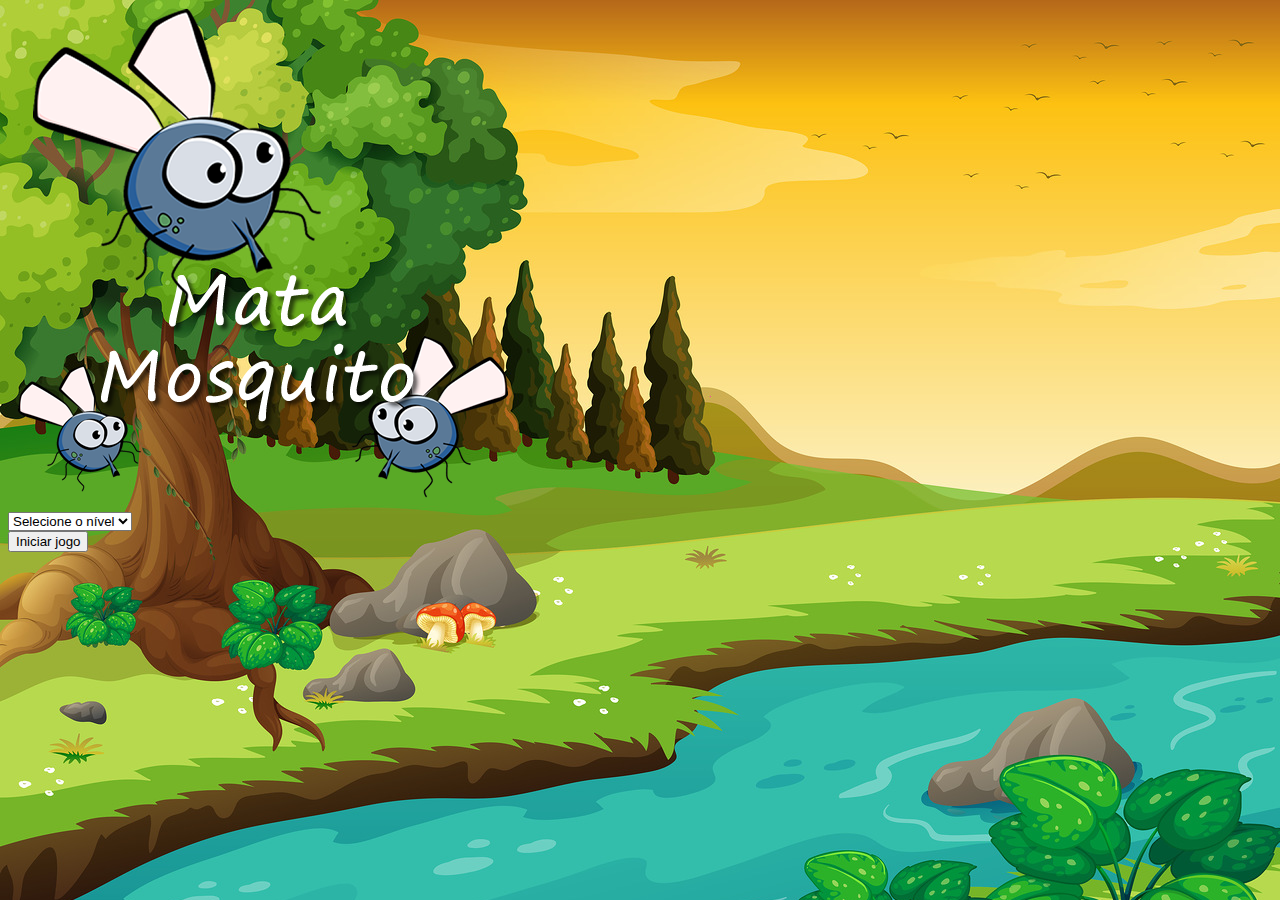
<file: index.html>
<!DOCTYPE html>
<html lang="pt-br">
<head>
    <meta charset="UTF-8">
    <meta http-equiv="X-UA-Compatible" content="IE=edge">
    <meta name="viewport" content="width=device-width, initial-scale=1.0">
    <title>Mata mosquito</title>

    <link rel="stylesheet" href="https://cdn.jsdelivr.net/npm/bootstrap@4.6.0/dist/css/bootstrap.min.css" integrity="sha384-B0vP5xmATw1+K9KRQjQERJvTumQW0nPEzvF6L/Z6nronJ3oUOFUFpCjEUQouq2+l" crossorigin="anonymous">
    <link rel="stylesheet" href="style.css">

    <script>
        function iniciarJogo() {
            var nivel = document.getElementById('nivel').value

            if (nivel === '') {
                alert('Selecione um nível para iniciar o jogo')
                return false
            }

            window.location.href = 'app.html?' + nivel
        }
    </script>
</head>
<body>

    <div class="container">
        <div class="row">
            <div class="col">
                <div class="d-flex justify-content-center">
                    <img src="imagens/game.png">
                </div>
            </div>
        </div>

        <div class="row">
            <div class="col">
                <div class="d-flex justify-content-center">
                    <div class="mb-4">
                        <select id="nivel" class="form-control">
                            <option value="">Selecione o nível</option>
                            <option value="normal">Normal</option>
                            <option value="dificil">Difícil</option>
                            <option value="chuckNorris">Chuck Norris</option>
                        </select>
                    </div>
                </div>
            </div>
        </div>

        <div class="row">
            <div class="col">
                <div class="d-flex justify-content-center">
                    <button onclick="iniciarJogo()" type="button" class="btn btn-danger btn-lg">
                        Iniciar jogo
                    </button>
                </div>
            </div>
        </div>
    </div>
    
</body>
</html>
</file>
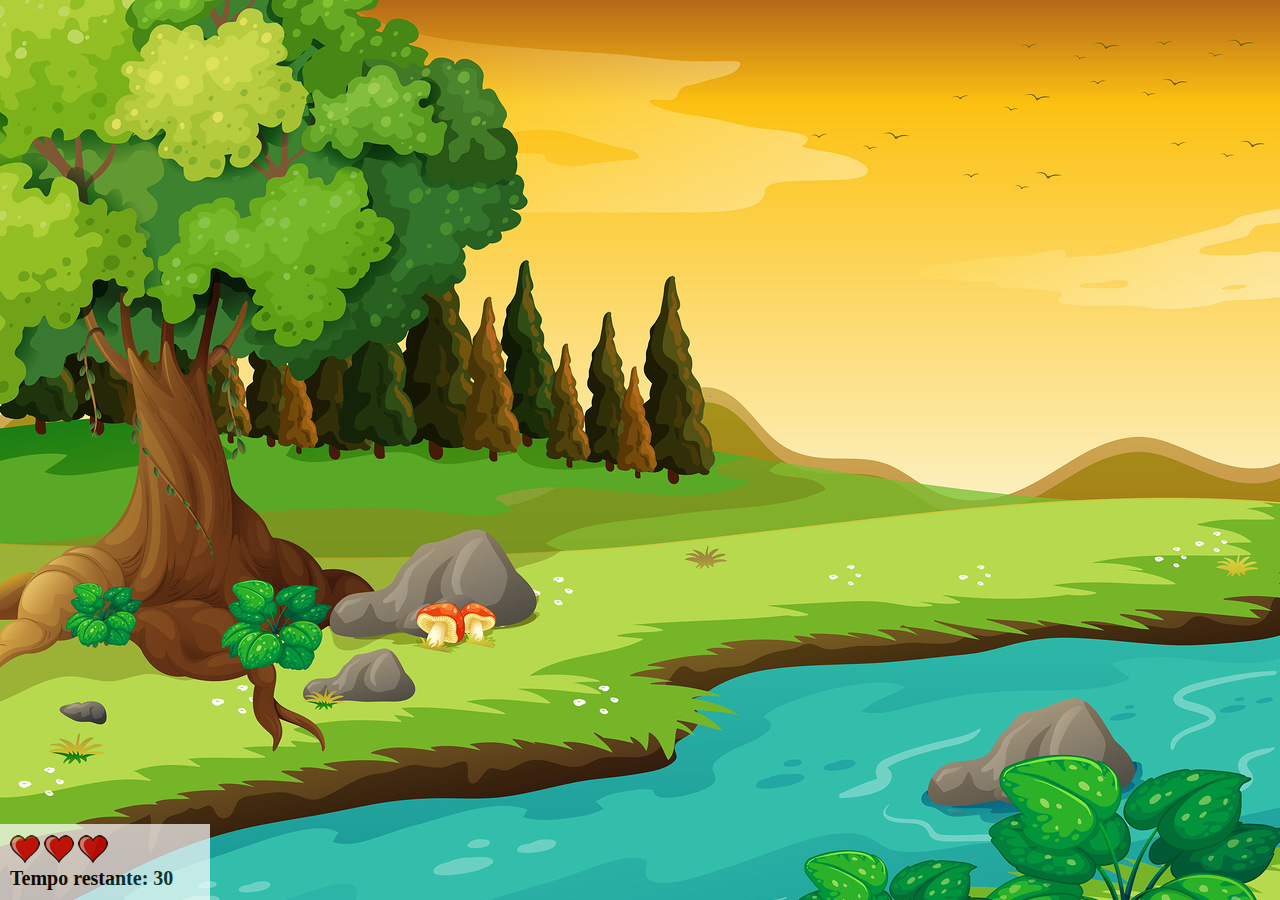
<file: app.html>
<!DOCTYPE html>
<html lang="pt-br">
<head>
    <meta charset="UTF-8">
    <meta http-equiv="X-UA-Compatible" content="IE=edge">
    <meta name="viewport" content="width=device-width, initial-scale=1.0">
    <title>Mata mosquito</title>

    <link rel="stylesheet" href="style.css">
    <script src="jogo.js"></script>
</head>
<body onresize="ajustaTamanhoPalcoJogo()">

    <div class="painel">
        <div class="vidas">
            <img id="v1" src="imagens/coracao_cheio.png" alt="Coração vazio">
            <img id="v2" src="imagens/coracao_cheio.png" alt="Coração vazio">
            <img id="v3" src="imagens/coracao_cheio.png" alt="Coração vazio">
        </div>
        <div class="cronometro">
            Tempo restante: <span id="cronometro"></span>
        </div>
    </div>

    <script>
        document.getElementById('cronometro').innerHTML = tempo

        var criaMosca = setInterval (function (){       
            posicaoRandomica()     
        },criaMosquitoTempo)
    </script>
</body>
</html>
</file>
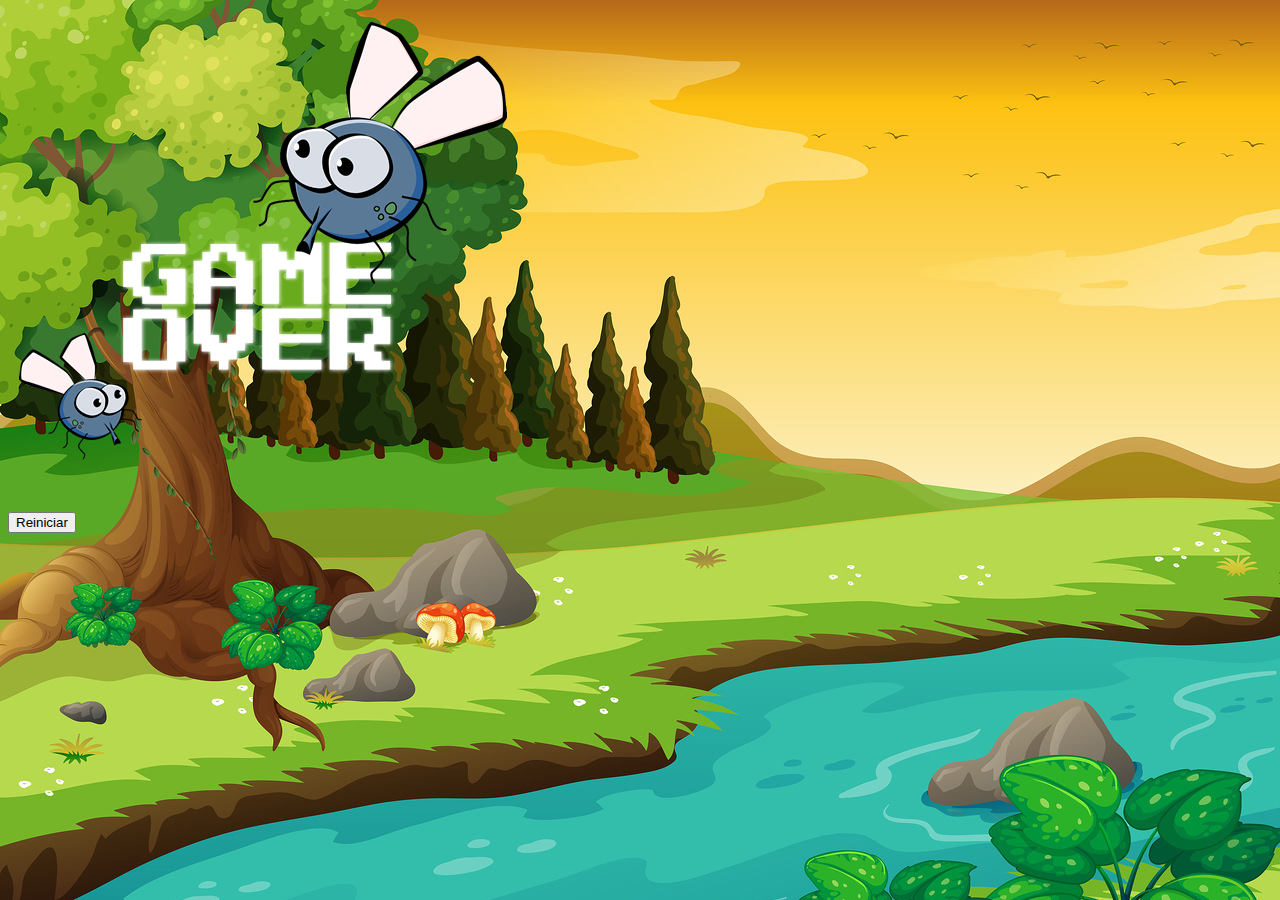
<file: fim_de_jogo.html>
<!DOCTYPE html>
<html lang="pt-br">
<head>
    <meta charset="UTF-8">
    <meta http-equiv="X-UA-Compatible" content="IE=edge">
    <meta name="viewport" content="width=device-width, initial-scale=1.0">
    <title>Mata mosquito</title>

    <link rel="stylesheet" href="https://cdn.jsdelivr.net/npm/bootstrap@4.6.0/dist/css/bootstrap.min.css" integrity="sha384-B0vP5xmATw1+K9KRQjQERJvTumQW0nPEzvF6L/Z6nronJ3oUOFUFpCjEUQouq2+l" crossorigin="anonymous">
    <link rel="stylesheet" href="style.css">
</head>
<body>

    <div class="container">
        <div class="row">
            <div class="col">
                <div class="d-flex justify-content-center">
                    <img src="imagens/game_over.png">
                </div>
            </div>
        </div>

        <div class="row">
            <div class="col">
                <div class="d-flex justify-content-center">
                    <button onclick="window.location.href = 'index.html'" type="button" class="btn btn-dark btn-lg">
                        Reiniciar
                    </button>
                </div>
            </div>
        </div>
    </div>
    
</body>
</html>
</file>
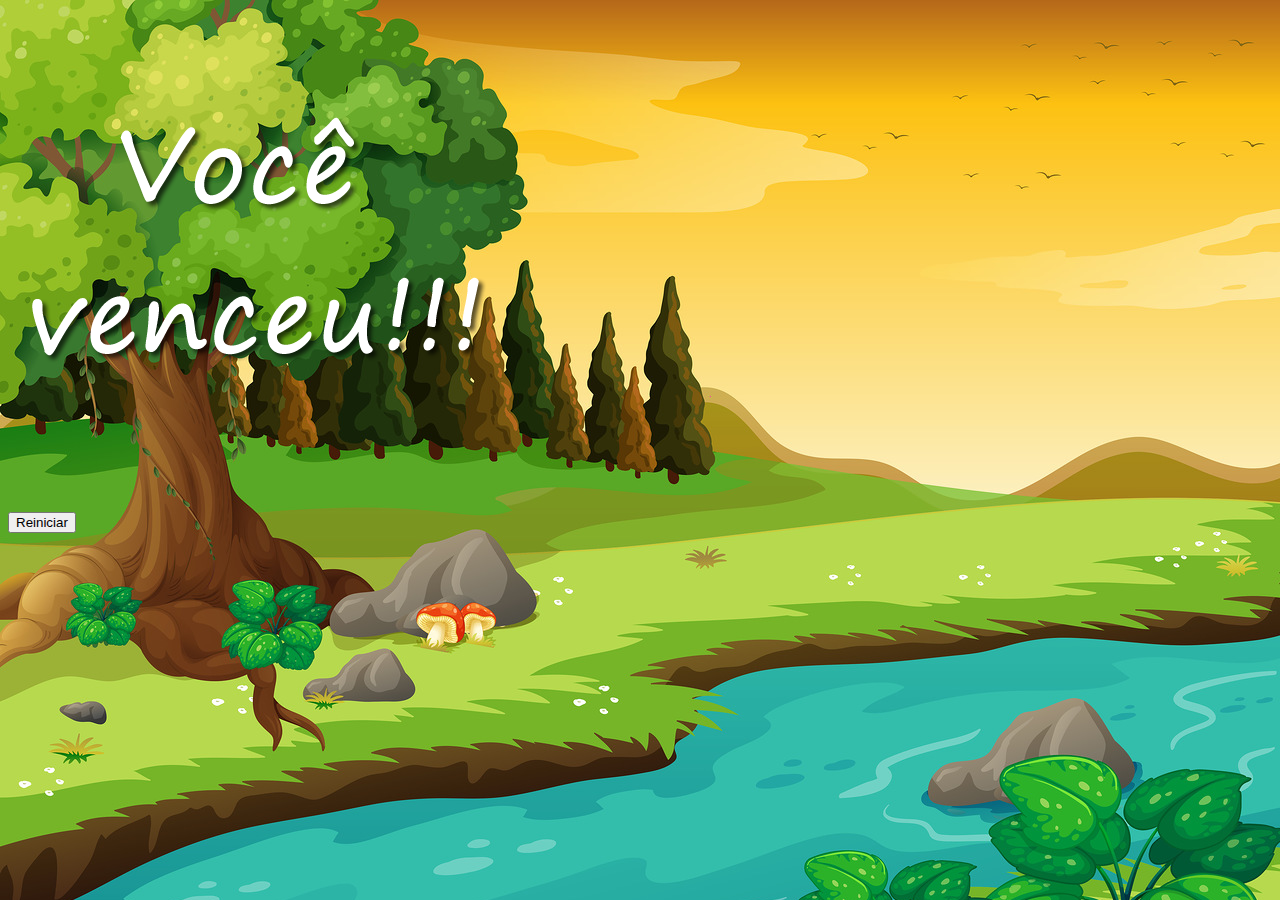
<file: vitoria.html>
<!DOCTYPE html>
<html lang="pt-br">
<head>
    <meta charset="UTF-8">
    <meta http-equiv="X-UA-Compatible" content="IE=edge">
    <meta name="viewport" content="width=device-width, initial-scale=1.0">
    <title>Mata mosquito</title>

    <link rel="stylesheet" href="https://cdn.jsdelivr.net/npm/bootstrap@4.6.0/dist/css/bootstrap.min.css" integrity="sha384-B0vP5xmATw1+K9KRQjQERJvTumQW0nPEzvF6L/Z6nronJ3oUOFUFpCjEUQouq2+l" crossorigin="anonymous">
    <link rel="stylesheet" href="style.css">
</head>
<body>

    <div class="container">
        <div class="row">
            <div class="col">
                <div class="d-flex justify-content-center">
                    <img src="imagens/vitoria.png">
                </div>
            </div>
        </div>

        <div class="row">
            <div class="col">
                <div class="d-flex justify-content-center">
                    <button onclick="window.location.href = 'index.html'" type="button" class="btn btn-dark btn-lg">
                        Reiniciar
                    </button>
                </div>
            </div>
        </div>
    </div>
    
</body>
</html>
</file>
<file: style.css>
html {
    cursor: url(imagens/mata_mosca.png)30 30, auto;
}

body {
    background-image: url(imagens/bg.jpg);
    background-size: cover;
    background-repeat: no-repeat;
}

.painel {
    position: absolute;
    width: 190px;
    padding: 10px;
    left: 0px;
    bottom: 0px;
    border-top: solid 1px #fff;
    background-color: #fff;
    opacity: 0.7;
}

.vidas {
    float: left;
}

.cronometro {
    float: left;
    font-size: 20px;
    font-weight: bold;
}

.mosquito1 {
    width: 50px;
    height: 50px;
}

.mosquito2 {
    width: 70px;
    height: 70px;
}

.mosquito3 {
    width: 90px;
    height: 90px;
}

.ladoA {
    transform: scaleX(1);
}

.ladoB {
    transform: scaleX(-1);
}
</file>
